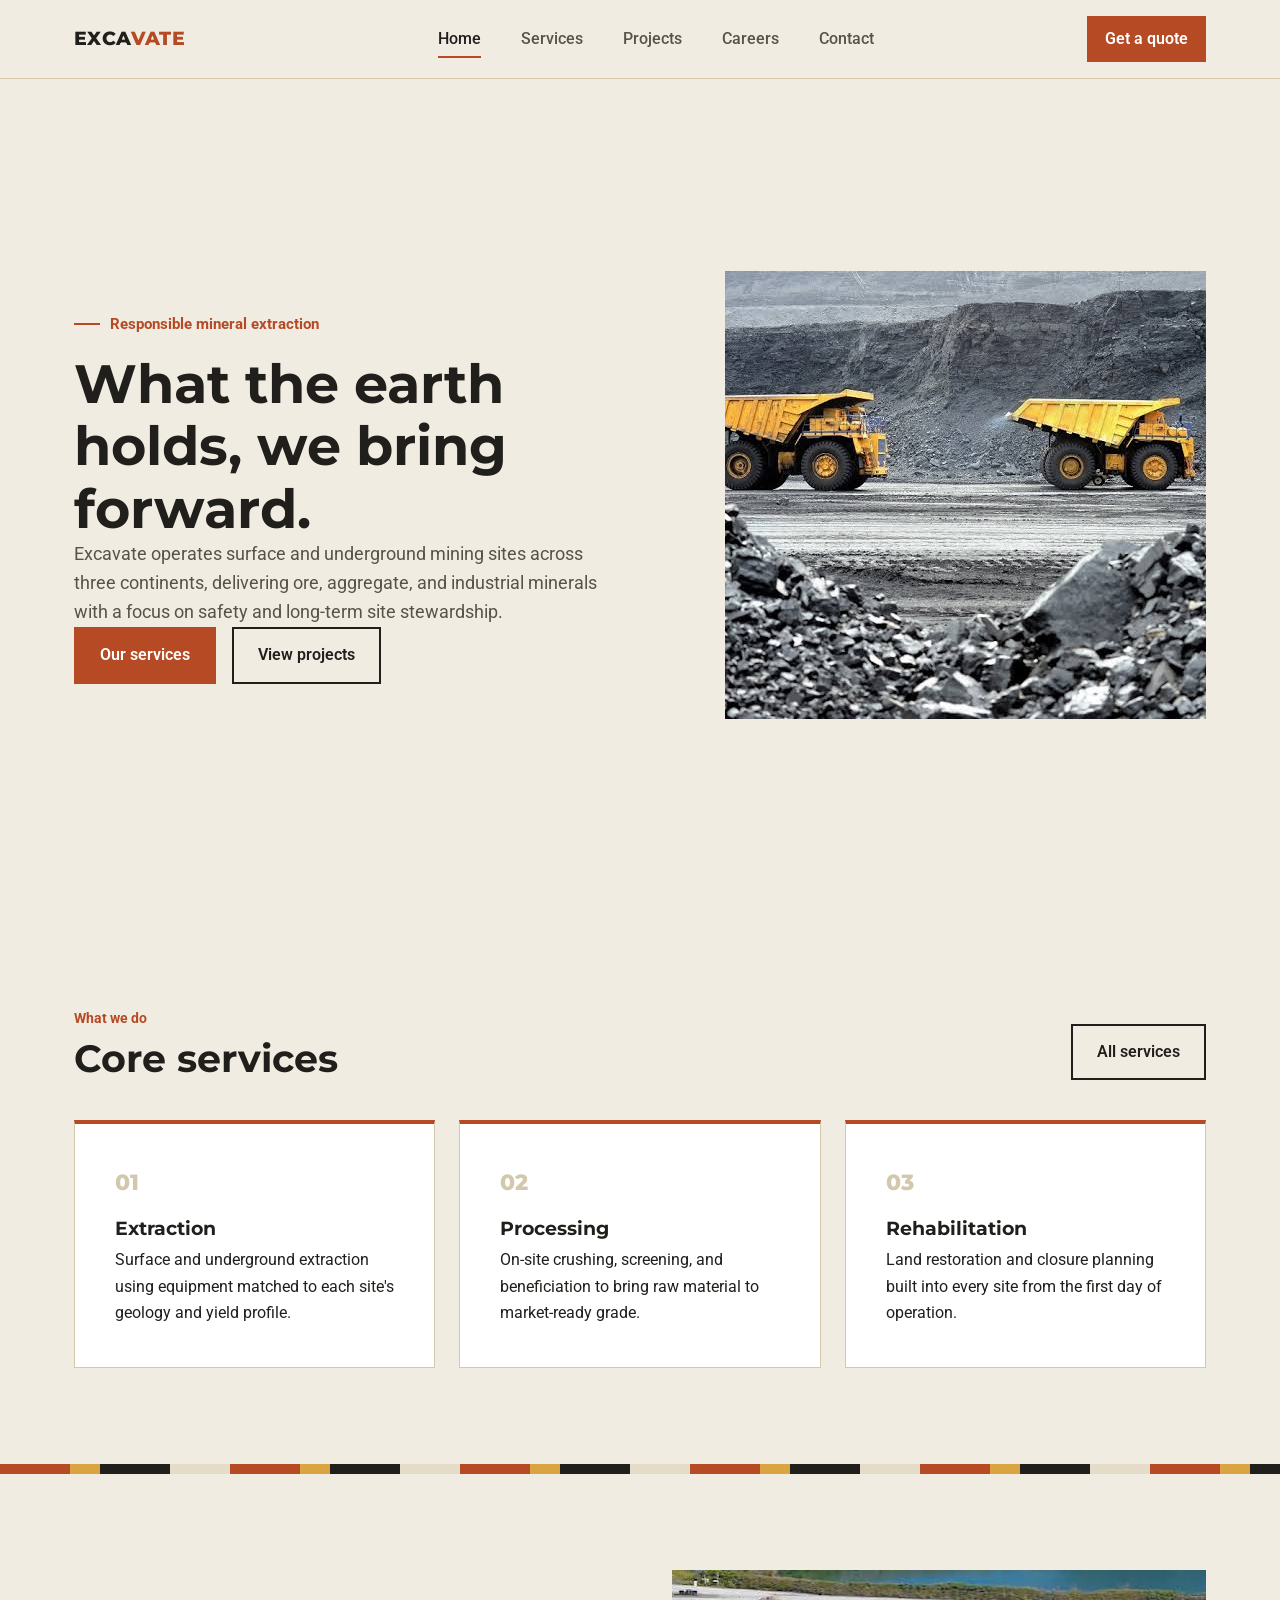
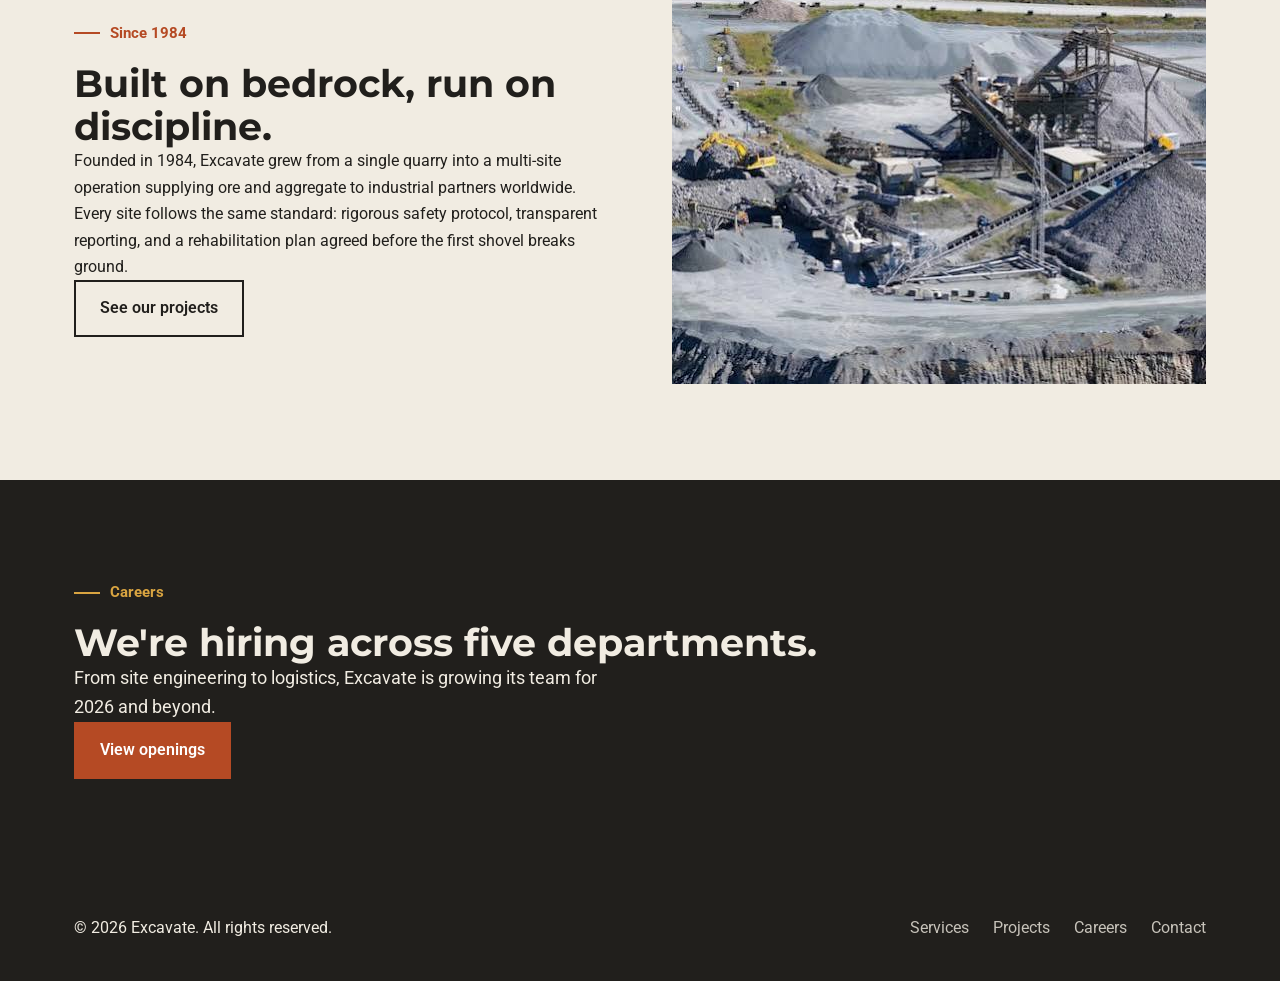
<file: index.html>
<!DOCTYPE html>
<html lang="en">
<head>
  <meta charset="UTF-8">
  <meta name="viewport" content="width=device-width, initial-scale=1.0">
  <title>Excavate — Mining &amp; Mineral Resources</title>
  <meta name="description" content="Excavate operates surface and underground mining sites across three continents, delivering ore, aggregate, and industrial minerals.">
  <meta name="keywords" content="mining, excavation, mineral extraction, coal mining, iron ore, copper, site rehabilitation, heavy equipment, South Africa mining">

  <!-- Google Fonts: Montserrat for headings, Roboto for body copy -->
  <link rel="preconnect" href="https://fonts.googleapis.com">
  <link rel="preconnect" href="https://fonts.gstatic.com" crossorigin>
  <link href="https://fonts.googleapis.com/css2?family=Montserrat:wght@500;600;700;800&family=Roboto:wght@400;500;700&display=swap" rel="stylesheet">

  <!-- Single external stylesheet shared by every page -->
  <link rel="stylesheet" href="./css/styles.css">
  
  <!-- JavaScript for interactivity -->
  <script src="./js/interactivity.js" defer></script>
</head>
<body>

  <!-- NAVIGATION -->
  <header class="site-header">
    <div class="wrap nav">
      <a href="index.html" class="logo">EXCA<span>VATE</span></a>

      <!-- Checkbox-driven menu toggle -->
      <input type="checkbox" id="nav-toggle" class="nav-toggle-input">
      <label for="nav-toggle" class="nav-toggle" aria-label="Open menu">
        <span></span><span></span><span></span>
      </label>

      <ul class="nav-links">
        <li><a href="index.html" aria-current="page">Home</a></li>
        <li><a href="./Pages/Services.html">Services</a></li>
        <li><a href="./Pages/Projects.html">Projects</a></li>
        <li><a href="./Pages/Careers.html">Careers</a></li>
        <li><a href="./Pages/Contact.html">Contact</a></li>
      </ul>
      <a href="./Pages/Contact.html" class="nav-cta">Get a quote</a>
    </div>
  </header>

  <!-- HERO -->
  <section class="hero">
    <div class="wrap">
      <div class="hero-copy">
        <div class="eyebrow">Responsible mineral extraction</div>
        <h1>What the earth holds, we bring forward.</h1>
        <p class="lede">Excavate operates surface and underground mining sites across three continents,
          delivering ore, aggregate, and industrial minerals with a focus on safety and long-term site stewardship.</p>
        <div class="hero-actions btn-group">
          <a href="./Pages/Services.html" class="btn btn-primary">Our services</a>
          <a href="./Pages/Projects.html" class="btn btn-secondary">View projects</a>
        </div>
      </div>

      <div class="hero-media">
        <picture>
          <img src="./assets/truck.jpg"
               srcset="./assets/truck.jpg, ./assets/truck.jpg"
               sizes="(min-width: 900px) 480px, 45vw"
               alt="Two haul trucks moving ore at an open-pit mining site"
               width="684" height="448" loading="lazy">
        </picture>
      </div>
    </div>
  </section>

  <!-- CORE SERVICES -->
  <section id="services">
    <div class="wrap">
      <div class="section-head">
        <div>
          <div class="tag">What we do</div>
          <h2>Core services</h2>
        </div>
        <a href="./Pages/Services.html" class="btn btn-secondary">All services</a>
      </div>
      <div class="grid-3">
        <div class="card">
          <div class="mark">01</div>
          <h3>Extraction</h3>
          <p>Surface and underground extraction using equipment matched to each site's geology and yield profile.</p>
        </div>
        <div class="card">
          <div class="mark">02</div>
          <h3>Processing</h3>
          <p>On-site crushing, screening, and beneficiation to bring raw material to market-ready grade.</p>
        </div>
        <div class="card">
          <div class="mark">03</div>
          <h3>Rehabilitation</h3>
          <p>Land restoration and closure planning built into every site from the first day of operation.</p>
        </div>
      </div>
    </div>
  </section>

  <div class="strata-rule"></div>

  <!-- ABOUT -->
  <section class="split">
    <div class="wrap grid-2">
      <div>
        <div class="eyebrow">Since 1984</div>
        <h2>Built on bedrock, run on discipline.</h2>
        <p>Founded in 1984, Excavate grew from a single quarry into a multi-site operation supplying ore and aggregate to industrial partners worldwide.</p>
        <p>Every site follows the same standard: rigorous safety protocol, transparent reporting, and a rehabilitation plan agreed before the first shovel breaks ground.</p>
        <a href="./Pages/Projects.html" class="btn btn-secondary">See our projects</a>
      </div>
      <div class="hero-media">
        <picture>
          <img src="./assets/mine.jpg"
               srcset="./assets/mine.jpg, ./assets/mine.jpg"
               sizes="(min-width: 900px) 480px, 45vw"
               alt="Aerial view of an on-site crushing and processing plant"
               width="738" height="414" loading="lazy">
        </picture>
      </div>
    </div>
  </section>

  <!-- CAREERS TEASER / CTA -->
  <section class="cta" id="contact">
    <div class="wrap">
      <div class="eyebrow">Careers</div>
      <h2>We're hiring across five departments.</h2>
      <p class="lede">From site engineering to logistics, Excavate is growing its team for 2026 and beyond.</p>
      <a href="./Pages/Careers.html" class="btn btn-primary">View openings</a>
    </div>
  </section>

  <!-- FOOTER -->
  <footer class="site-footer">
    <div class="wrap footer-inner">
      <div>© 2026 Excavate. All rights reserved.</div>
      <ul class="footer-links">
        <li><a href="./Pages/Services.html">Services</a></li>
        <li><a href="./Pages/Projects.html">Projects</a></li>
        <li><a href="./Pages/Careers.html">Careers</a></li>
        <li><a href="./Pages/Contact.html">Contact</a></li>
      </ul>
    </div>
  </footer>

</body>
</html>
</file>
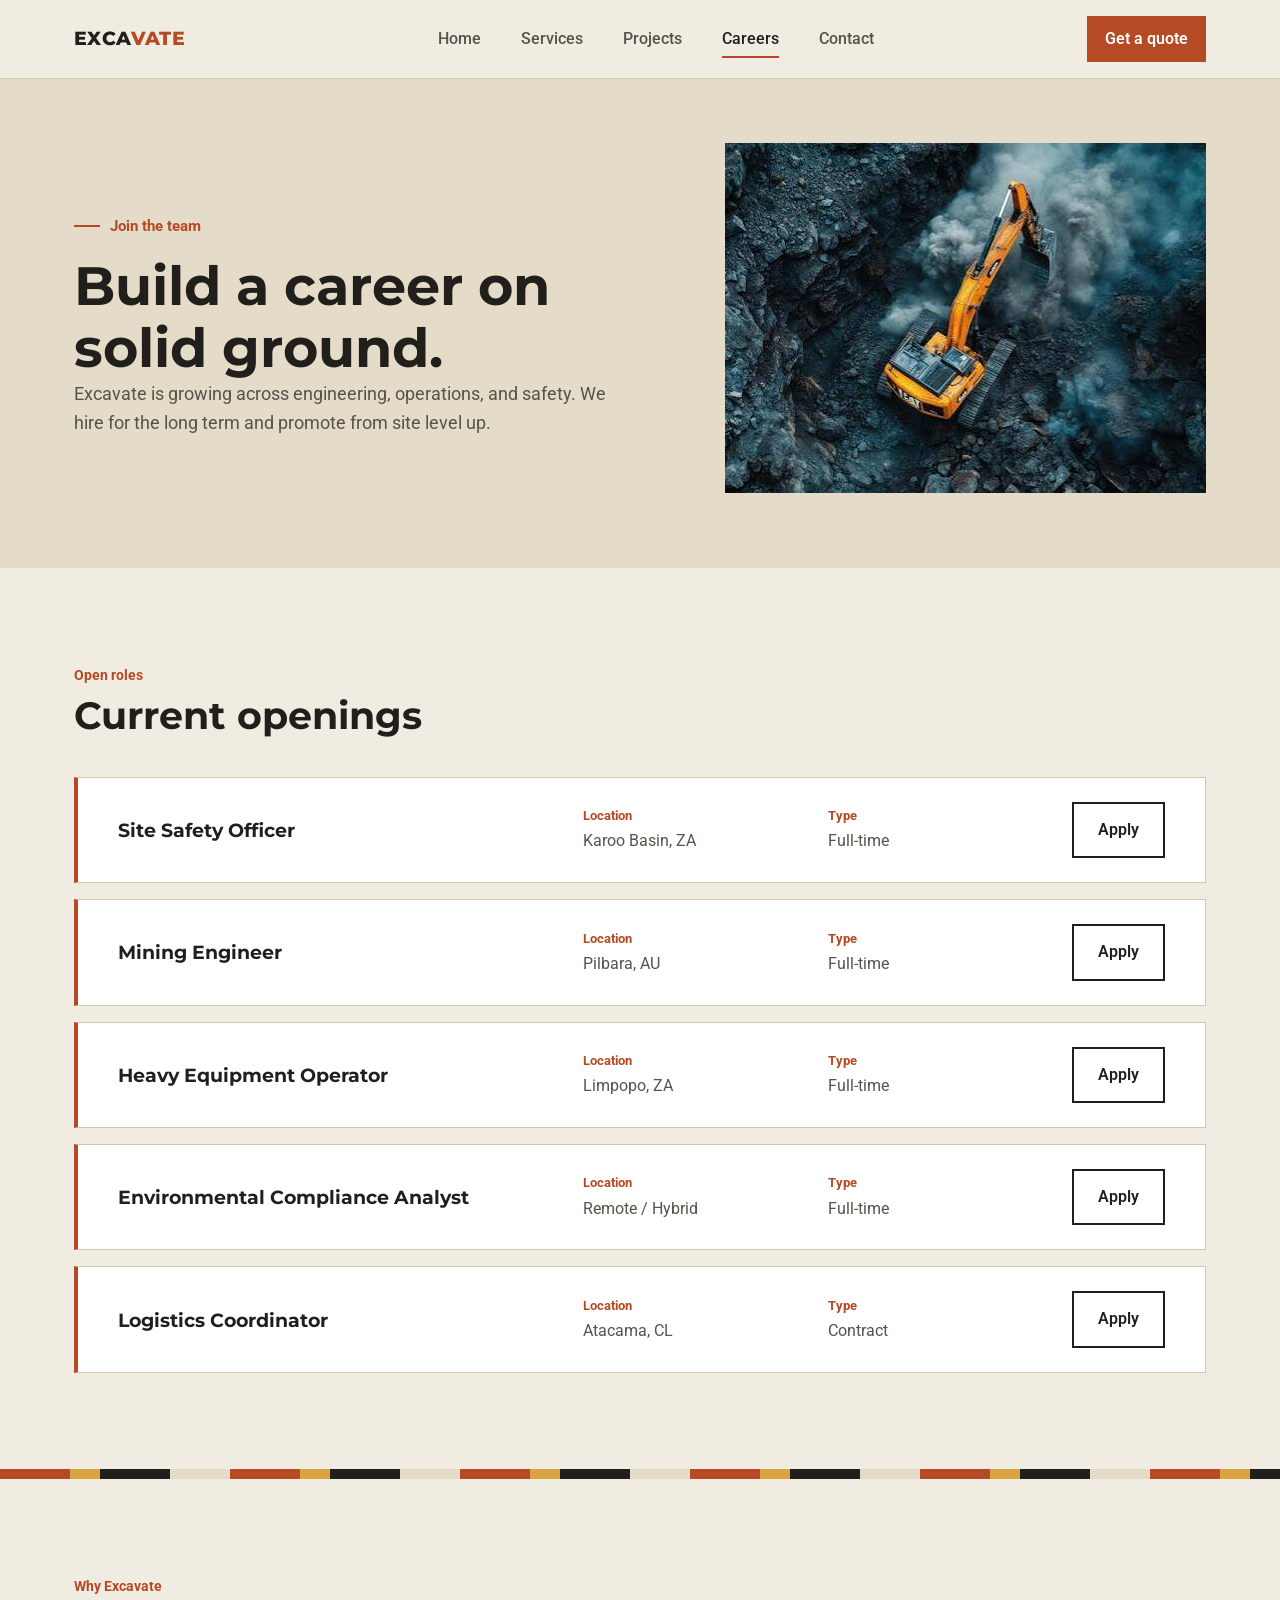
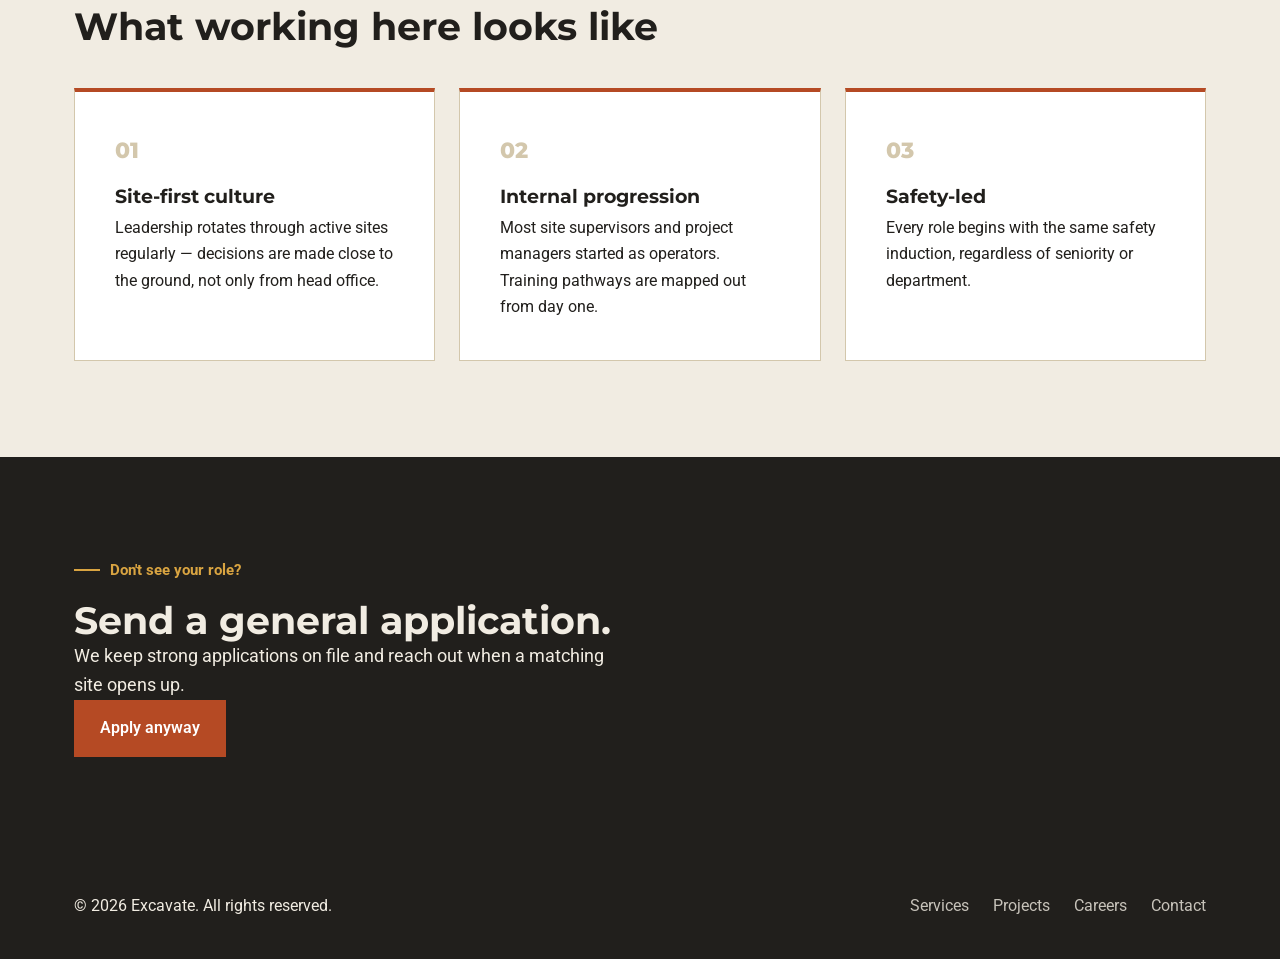
<file: Pages/Careers.html>
<!DOCTYPE html>
<html lang="en">
<head>
  <meta charset="UTF-8">
  <meta name="viewport" content="width=device-width, initial-scale=1.0">
  <title>Careers — Excavate</title>
  <meta name="description" content="Excavate is hiring across engineering, operations, and safety roles at sites on three continents.">
  <meta name="keywords" content="mining jobs, mining careers, site safety officer, mining engineer, heavy equipment operator, environmental compliance, logistics coordinator">

  <link rel="preconnect" href="https://fonts.googleapis.com">
  <link rel="preconnect" href="https://fonts.gstatic.com" crossorigin>
  <link href="https://fonts.googleapis.com/css2?family=Montserrat:wght@500;600;700;800&family=Roboto:wght@400;500;700&display=swap" rel="stylesheet">
  <link rel="stylesheet" href="../css/styles.css">
  
  <!-- JavaScript for interactivity -->
  <script src="../js/interactivity.js" defer></script>
</head>
<body>

  <!-- NAVIGATION -->
  <header class="site-header">
    <div class="wrap nav">
      <a href="../index.html" class="logo">EXCA<span>VATE</span></a>

      <input type="checkbox" id="nav-toggle" class="nav-toggle-input">
      <label for="nav-toggle" class="nav-toggle" aria-label="Open menu">
        <span></span><span></span><span></span>
      </label>

      <ul class="nav-links">
        <li><a href="../index.html">Home</a></li>
        <li><a href="./Services.html">Services</a></li>
        <li><a href="./Projects.html">Projects</a></li>
        <li><a href="./Careers.html" aria-current="page">Careers</a></li>
        <li><a href="./Contact.html">Contact</a></li>
      </ul>
      <a href="./Contact.html" class="nav-cta">Get a quote</a>
    </div>
  </header>

  <!-- PAGE HEADER -->
  <section class="page-header">
    <div class="wrap split-header">
      <div>
        <div class="eyebrow">Join the team</div>
        <h1>Build a career on solid ground.</h1>
        <p class="lede">Excavate is growing across engineering, operations, and safety. We hire for the long term and promote from site level up.</p>
      </div>
      <div class="hero-media">
        <picture>
          <img src="../assets/crane.jpg"
               srcset="../assets/crane.jpg, ../assets/crane.jpg"
               sizes="(min-width: 900px) 480px, 45vw"
               alt="Excavator at work on an active mine site"
               width="624" height="350" loading="lazy">
        </picture>
      </div>
    </div>
  </section>

  <!-- OPEN ROLES -->
  <section>
    <div class="wrap">
      <div class="section-head">
        <div>
          <div class="tag">Open roles</div>
          <h2>Current openings</h2>
        </div>
      </div>
      <div class="job-list">
        <div class="job">
          <h3>Site Safety Officer</h3>
          <div class="field"><span class="k">Location</span>Karoo Basin, ZA</div>
          <div class="field"><span class="k">Type</span>Full-time</div>
          <a href="./Contact.html" class="btn btn-secondary">Apply</a>
        </div>
        <div class="job">
          <h3>Mining Engineer</h3>
          <div class="field"><span class="k">Location</span>Pilbara, AU</div>
          <div class="field"><span class="k">Type</span>Full-time</div>
          <a href="./Contact.html" class="btn btn-secondary">Apply</a>
        </div>
        <div class="job">
          <h3>Heavy Equipment Operator</h3>
          <div class="field"><span class="k">Location</span>Limpopo, ZA</div>
          <div class="field"><span class="k">Type</span>Full-time</div>
          <a href="./Contact.html" class="btn btn-secondary">Apply</a>
        </div>
        <div class="job">
          <h3>Environmental Compliance Analyst</h3>
          <div class="field"><span class="k">Location</span>Remote / Hybrid</div>
          <div class="field"><span class="k">Type</span>Full-time</div>
          <a href="./Contact.html" class="btn btn-secondary">Apply</a>
        </div>
        <div class="job">
          <h3>Logistics Coordinator</h3>
          <div class="field"><span class="k">Location</span>Atacama, CL</div>
          <div class="field"><span class="k">Type</span>Contract</div>
          <a href="./Contact.html" class="btn btn-secondary">Apply</a>
        </div>
      </div>
    </div>
  </section>

  <div class="strata-rule"></div>

  <!-- WHY EXCAVATE -->
  <section>
    <div class="wrap">
      <div class="section-head">
        <div>
          <div class="tag">Why Excavate</div>
          <h2>What working here looks like</h2>
        </div>
      </div>
      <div class="grid-3">
        <div class="card">
          <div class="mark">01</div>
          <h3>Site-first culture</h3>
          <p>Leadership rotates through active sites regularly — decisions are made close to the ground, not only from head office.</p>
        </div>
        <div class="card">
          <div class="mark">02</div>
          <h3>Internal progression</h3>
          <p>Most site supervisors and project managers started as operators. Training pathways are mapped out from day one.</p>
        </div>
        <div class="card">
          <div class="mark">03</div>
          <h3>Safety-led</h3>
          <p>Every role begins with the same safety induction, regardless of seniority or department.</p>
        </div>
      </div>
    </div>
  </section>

  <!-- CTA -->
  <section class="cta">
    <div class="wrap">
      <div class="eyebrow">Don't see your role?</div>
      <h2>Send a general application.</h2>
      <p class="lede">We keep strong applications on file and reach out when a matching site opens up.</p>
      <a href="./Contact.html" class="btn btn-primary">Apply anyway</a>
    </div>
  </section>

  <!-- FOOTER -->
  <footer class="site-footer">
    <div class="wrap footer-inner">
      <div>© 2026 Excavate. All rights reserved.</div>
      <ul class="footer-links">
        <li><a href="./Services.html">Services</a></li>
        <li><a href="./Projects.html">Projects</a></li>
        <li><a href="./Careers.html">Careers</a></li>
        <li><a href="./Contact.html">Contact</a></li>
      </ul>
    </div>
  </footer>

</body>
</html>
</file>
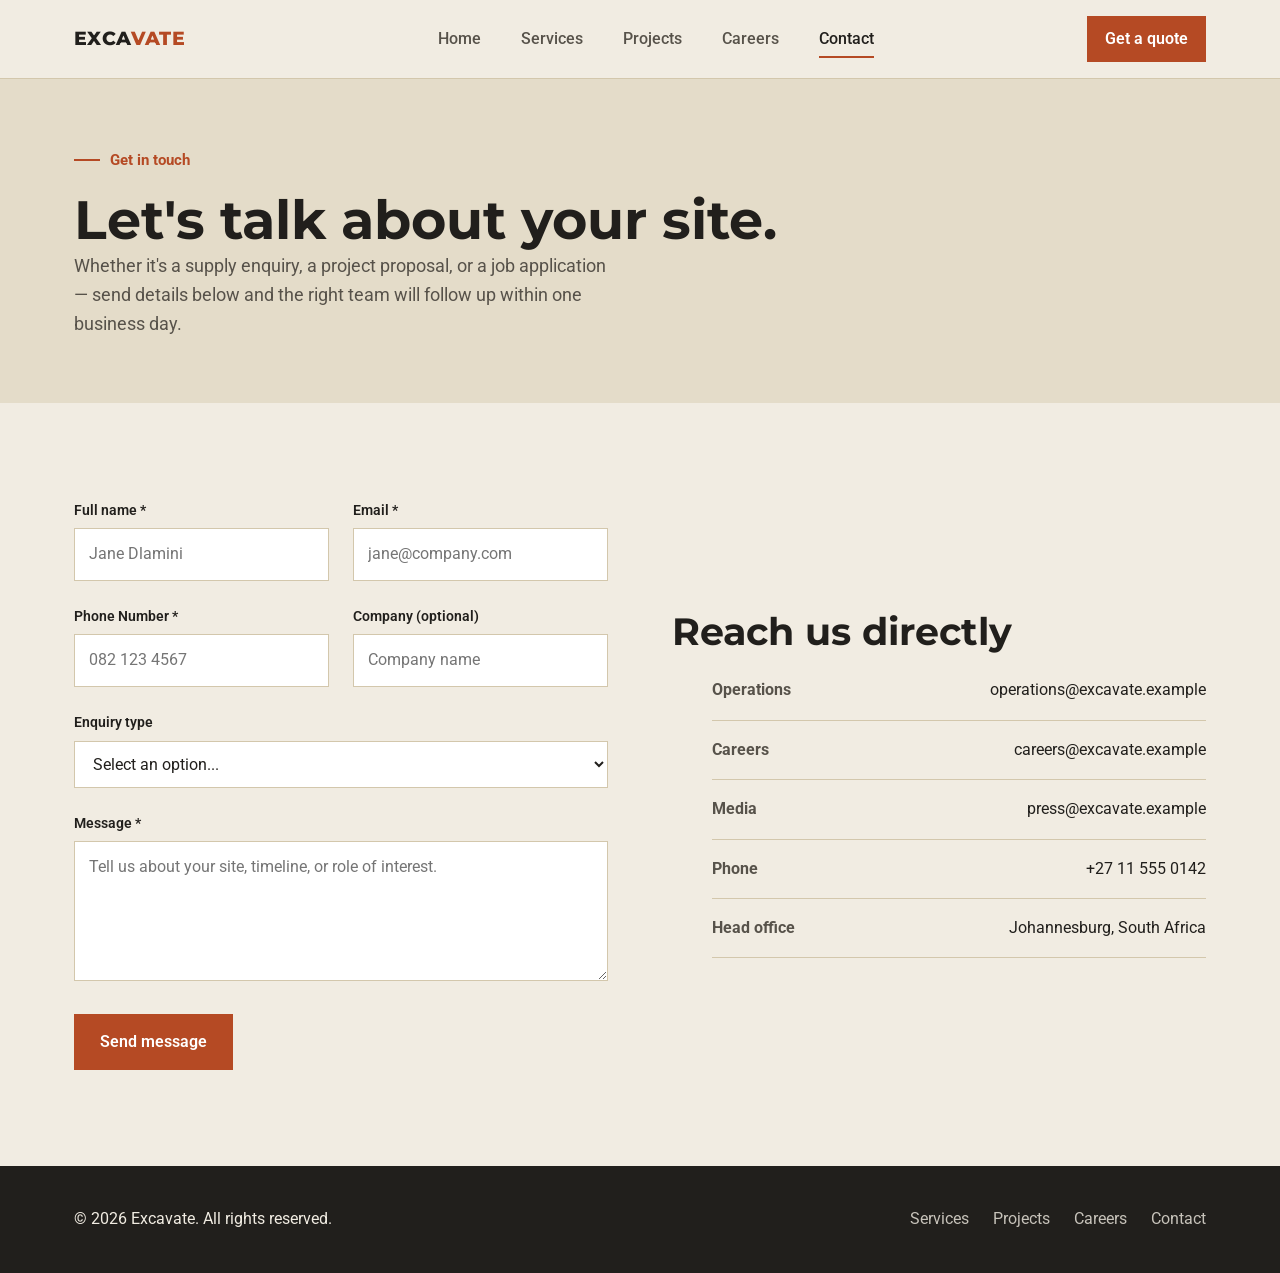
<file: Pages/Contact.html>
<!DOCTYPE html>
<html lang="en">
<head>
  <meta charset="UTF-8">
  <meta name="viewport" content="width=device-width, initial-scale=1.0">
  <title>Contact — Excavate</title>
  <meta name="description" content="Get in touch with Excavate about supply enquiries, project proposals, or careers.">
  <meta name="keywords" content="mining, excavation, mineral extraction, contact mining company, mining careers, supply enquiries, project proposals">

  <link rel="preconnect" href="https://fonts.googleapis.com">
  <link rel="preconnect" href="https://fonts.gstatic.com" crossorigin>
  <link href="https://fonts.googleapis.com/css2?family=Montserrat:wght@500;600;700;800&family=Roboto:wght@400;500;700&display=swap" rel="stylesheet">
  <link rel="stylesheet" href="../css/styles.css">
  
  <!-- JavaScript for interactivity -->
  <script src="../js/interactivity.js" defer></script>
</head>
<body>

  <!-- NAVIGATION -->
  <header class="site-header">
    <div class="wrap nav">
      <a href="../index.html" class="logo">EXCA<span>VATE</span></a>

      <input type="checkbox" id="nav-toggle" class="nav-toggle-input">
      <label for="nav-toggle" class="nav-toggle" aria-label="Open menu">
        <span></span><span></span><span></span>
      </label>

      <ul class="nav-links">
        <li><a href="../index.html">Home</a></li>
        <li><a href="./Services.html">Services</a></li>
        <li><a href="./Projects.html">Projects</a></li>
        <li><a href="./Careers.html">Careers</a></li>
        <li><a href="./Contact.html" aria-current="page">Contact</a></li>
      </ul>
      <a href="./Contact.html" class="nav-cta">Get a quote</a>
    </div>
  </header>

  <!-- PAGE HEADER -->
  <section class="page-header">
    <div class="wrap">
      <div class="eyebrow">Get in touch</div>
      <h1>Let's talk about your site.</h1>
      <p class="lede">Whether it's a supply enquiry, a project proposal, or a job application — send details below and the right team will follow up within one business day.</p>
    </div>
  </section>

  <!-- FORM + DIRECT CONTACT DETAILS -->
  <section>
    <div class="wrap grid-2">
      
      <!-- Form Validation implemented via data-validate attribute and required fields -->
      <form data-validate>
        <div class="form-grid">
          <div>
            <label for="name">Full name *</label>
            <input id="name" name="name" type="text" placeholder="Jane Dlamini" required>
          </div>
          <div>
            <label for="email">Email *</label>
            <input id="email" name="email" type="email" placeholder="jane@company.com" required>
          </div>
          <div>
            <label for="phone">Phone Number *</label>
            <input id="phone" name="phone" type="tel" placeholder="082 123 4567" required>
          </div>
          <div>
            <label for="company">Company (optional)</label>
            <input id="company" name="company" type="text" placeholder="Company name">
          </div>
          <div class="full">
            <label for="topic">Enquiry type</label>
            <select id="topic" name="topic" required>
              <option value="">Select an option...</option>
              <option>Supply &amp; sourcing</option>
              <option>Project proposal</option>
              <option>Careers</option>
              <option>Media &amp; press</option>
              <option>Other</option>
            </select>
          </div>
          <div class="full">
            <label for="message">Message *</label>
            <textarea id="message" name="message" placeholder="Tell us about your site, timeline, or role of interest." required></textarea>
          </div>
          <div class="full">
            <button type="submit" class="btn btn-primary">Send message</button>
          </div>
        </div>
      </form>

      <div>
        <h2 style="margin-bottom: var(--space-3);">Reach us directly</h2>
        <ul class="info-list">
          <li><span class="k">Operations</span><span>operations@excavate.example</span></li>
          <li><span class="k">Careers</span><span>careers@excavate.example</span></li>
          <li><span class="k">Media</span><span>press@excavate.example</span></li>
          <li><span class="k">Phone</span><span>+27 11 555 0142</span></li>
          <li><span class="k">Head office</span><span>Johannesburg, South Africa</span></li>
        </ul>
      </div>
    </div>
  </section>

  <!-- FOOTER -->
  <footer class="site-footer">
    <div class="wrap footer-inner">
      <div>© 2026 Excavate. All rights reserved.</div>
      <ul class="footer-links">
        <li><a href="./Services.html">Services</a></li>
        <li><a href="./Projects.html">Projects</a></li>
        <li><a href="./Careers.html">Careers</a></li>
        <li><a href="./Contact.html">Contact</a></li>
      </ul>
    </div>
  </footer>

</body>
</html>
</file>
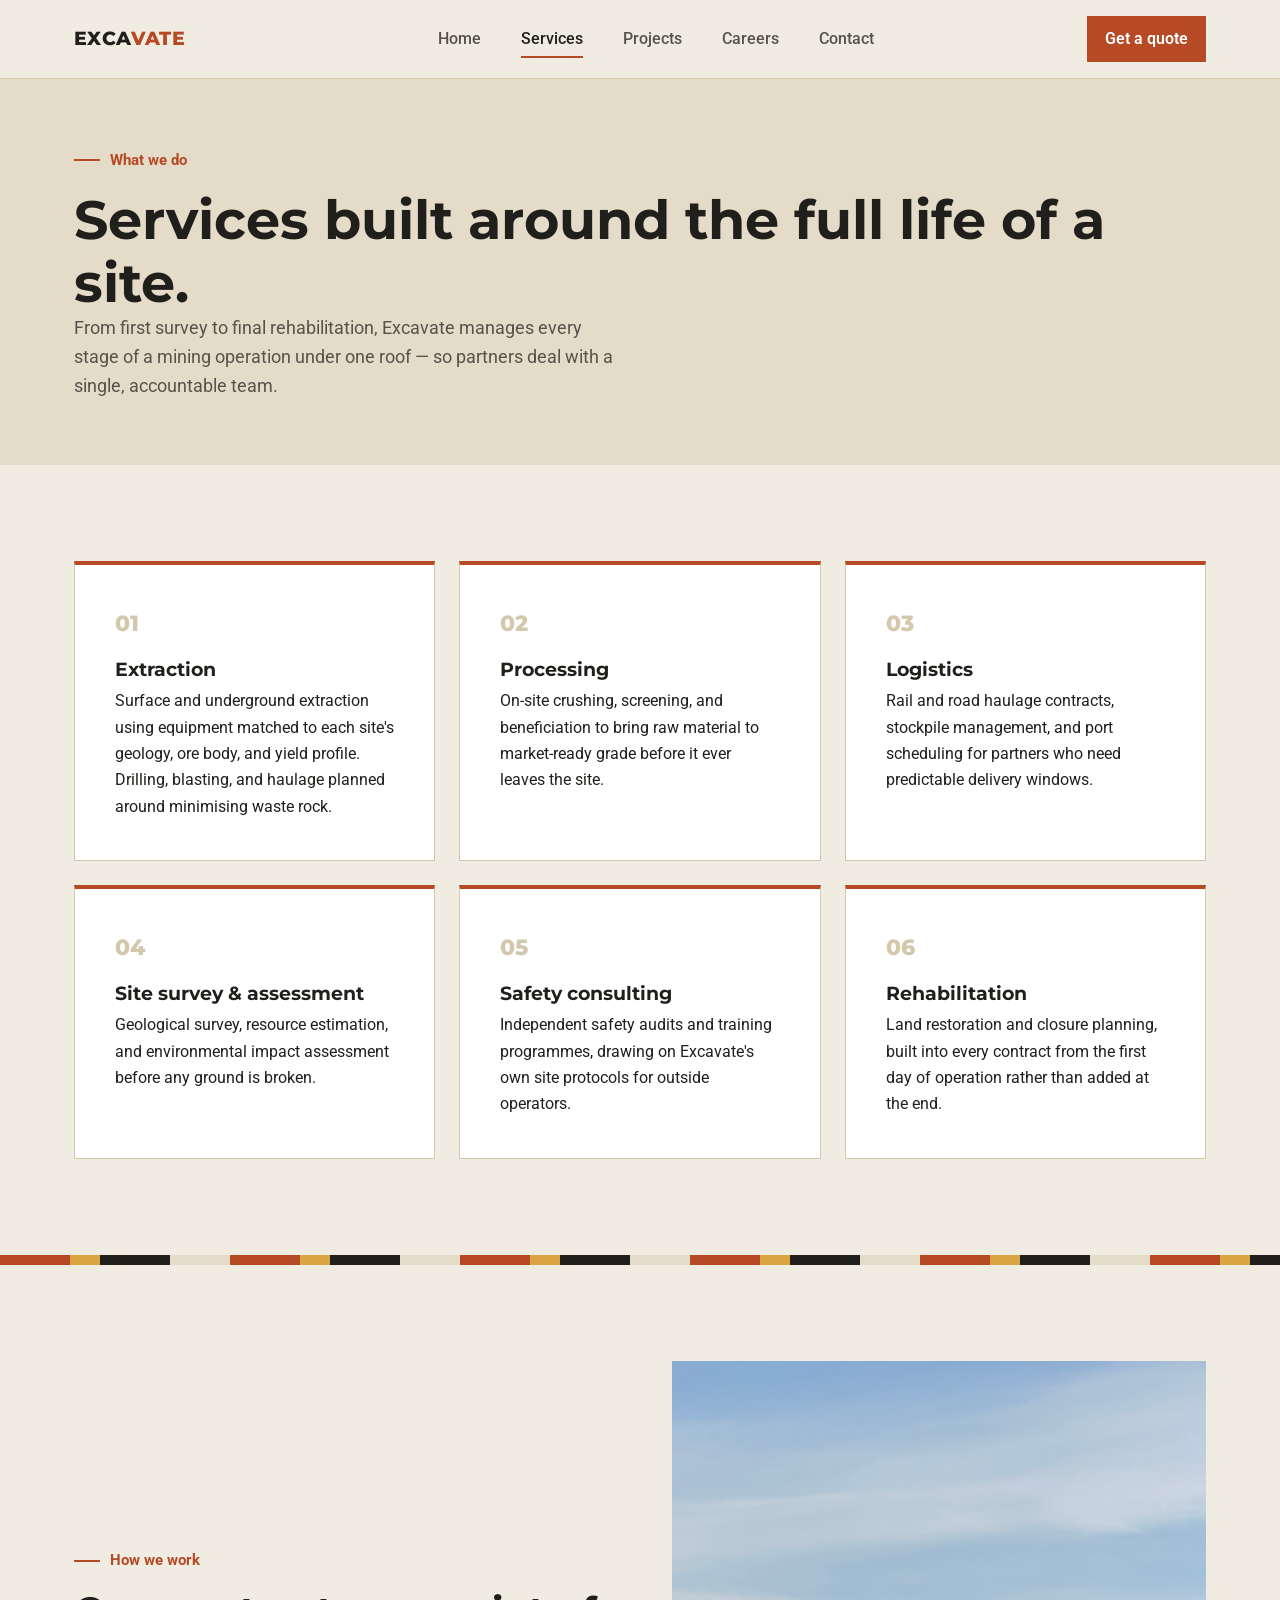
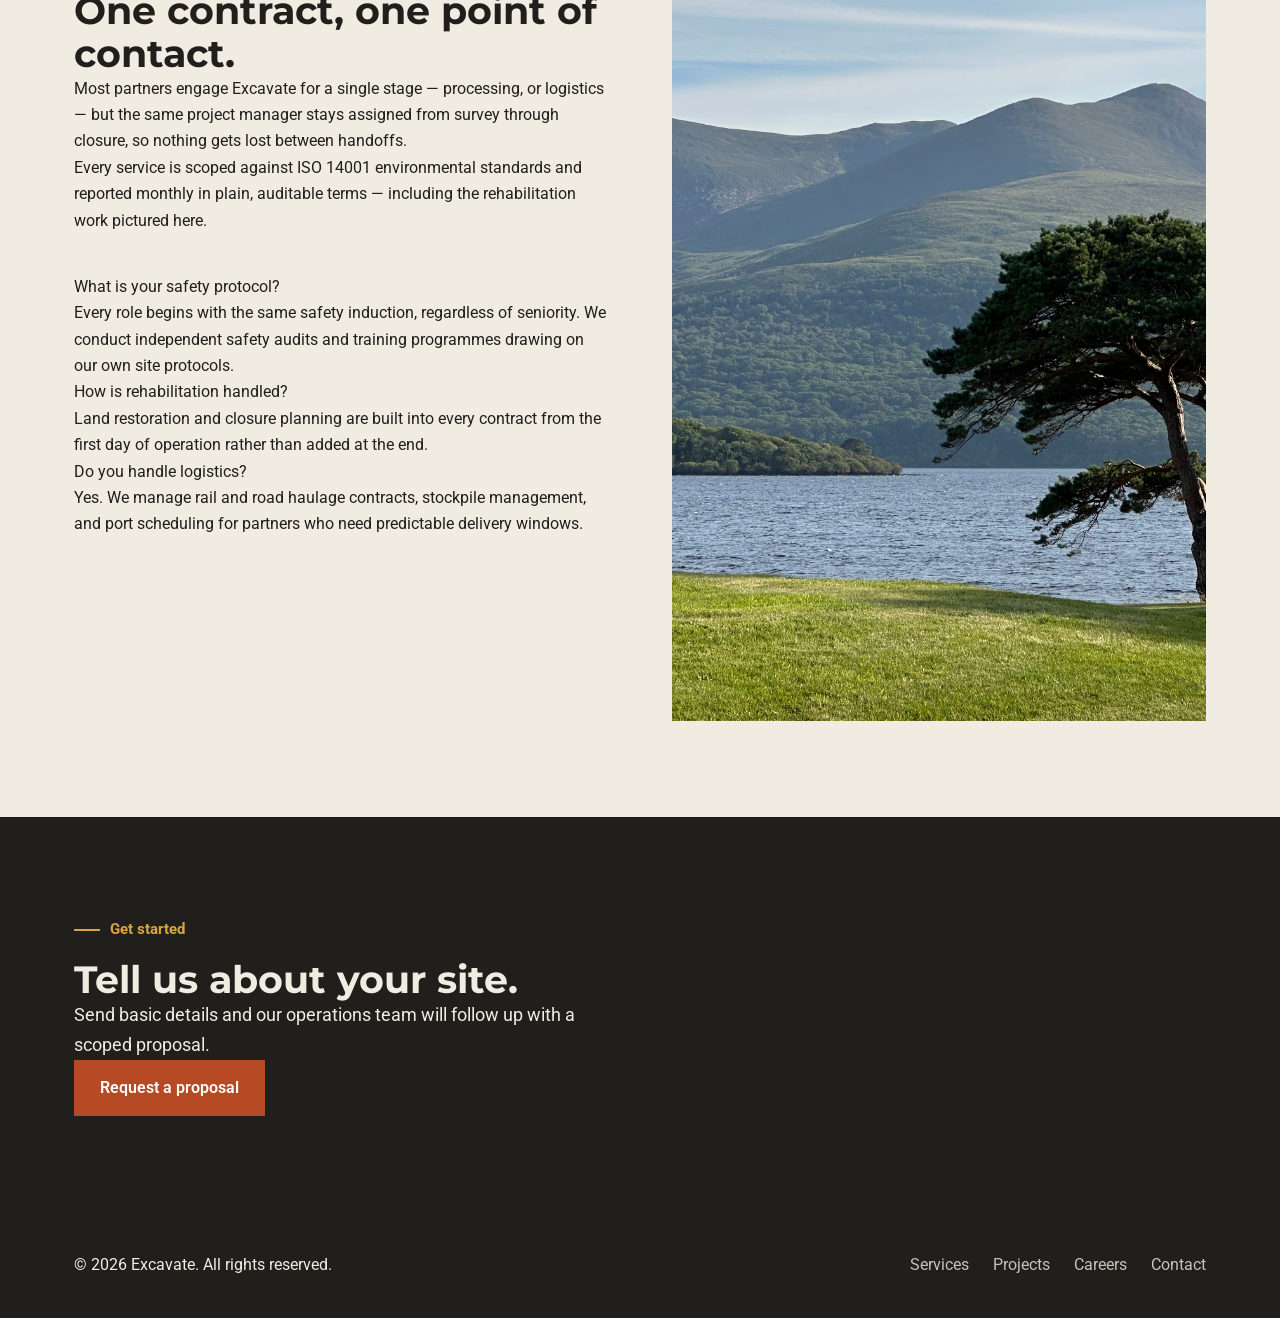
<file: Pages/Services.html>
<!DOCTYPE html>
<html lang="en">
<head>
  <meta charset="UTF-8">
  <meta name="viewport" content="width=device-width, initial-scale=1.0">
  <title>Services — Excavate</title>
  <meta name="description" content="From first survey to final rehabilitation, Excavate manages every stage of a mining operation under one roof.">
  <meta name="keywords" content="mining services, extraction, processing, logistics, site survey, safety consulting, land rehabilitation, ISO 14001">

  <link rel="preconnect" href="https://fonts.googleapis.com">
  <link rel="preconnect" href="https://fonts.gstatic.com" crossorigin>
  <link href="https://fonts.googleapis.com/css2?family=Montserrat:wght@500;600;700;800&family=Roboto:wght@400;500;700&display=swap" rel="stylesheet">
  <link rel="stylesheet" href="../css/styles.css">
  
  <!-- JavaScript for interactivity -->
  <script src="../js/interactivity.js" defer></script>
</head>
<body>

  <!-- NAVIGATION -->
  <header class="site-header">
    <div class="wrap nav">
      <a href="../index.html" class="logo">EXCA<span>VATE</span></a>

      <input type="checkbox" id="nav-toggle" class="nav-toggle-input">
      <label for="nav-toggle" class="nav-toggle" aria-label="Open menu">
        <span></span><span></span><span></span>
      </label>

      <ul class="nav-links">
        <li><a href="../index.html">Home</a></li>
        <li><a href="./Services.html" aria-current="page">Services</a></li>
        <li><a href="./Projects.html">Projects</a></li>
        <li><a href="./Careers.html">Careers</a></li>
        <li><a href="./Contact.html">Contact</a></li>
      </ul>
      <a href="./Contact.html" class="nav-cta">Get a quote</a>
    </div>
  </header>

  <!-- PAGE HEADER -->
  <section class="page-header">
    <div class="wrap">
      <div class="eyebrow">What we do</div>
      <h1>Services built around the full life of a site.</h1>
      <p class="lede">From first survey to final rehabilitation, Excavate manages every stage of a mining operation under one roof — so partners deal with a single, accountable team.</p>
    </div>
  </section>

  <!-- SERVICE CARDS -->
  <section>
    <div class="wrap">
      <div class="grid-3">
        <div class="card">
          <div class="mark">01</div>
          <h3>Extraction</h3>
          <p>Surface and underground extraction using equipment matched to each site's geology, ore body, and yield profile. Drilling, blasting, and haulage planned around minimising waste rock.</p>
        </div>
        <div class="card">
          <div class="mark">02</div>
          <h3>Processing</h3>
          <p>On-site crushing, screening, and beneficiation to bring raw material to market-ready grade before it ever leaves the site.</p>
        </div>
        <div class="card">
          <div class="mark">03</div>
          <h3>Logistics</h3>
          <p>Rail and road haulage contracts, stockpile management, and port scheduling for partners who need predictable delivery windows.</p>
        </div>
        <div class="card">
          <div class="mark">04</div>
          <h3>Site survey &amp; assessment</h3>
          <p>Geological survey, resource estimation, and environmental impact assessment before any ground is broken.</p>
        </div>
        <div class="card">
          <div class="mark">05</div>
          <h3>Safety consulting</h3>
          <p>Independent safety audits and training programmes, drawing on Excavate's own site protocols for outside operators.</p>
        </div>
        <div class="card">
          <div class="mark">06</div>
          <h3>Rehabilitation</h3>
          <p>Land restoration and closure planning, built into every contract from the first day of operation rather than added at the end.</p>
        </div>
      </div>
    </div>
  </section>

  <div class="strata-rule"></div>

  <!-- HOW WE WORK / ACCORDION -->
  <section class="split">
    <div class="wrap grid-2">
      <div>
        <div class="eyebrow">How we work</div>
        <h2>One contract, one point of contact.</h2>
        <p>Most partners engage Excavate for a single stage — processing, or logistics — but the same project manager stays assigned from survey through closure, so nothing gets lost between handoffs.</p>
        <p>Every service is scoped against ISO 14001 environmental standards and reported monthly in plain, auditable terms — including the rehabilitation work pictured here.</p>
        
        <!-- Accordion Component -->
        <div style="margin-top: var(--space-4);">
          <div class="accordion-item">
            <div class="accordion-header">What is your safety protocol?</div>
            <div class="accordion-content">
              <p>Every role begins with the same safety induction, regardless of seniority. We conduct independent safety audits and training programmes drawing on our own site protocols.</p>
            </div>
          </div>
          <div class="accordion-item">
            <div class="accordion-header">How is rehabilitation handled?</div>
            <div class="accordion-content">
              <p>Land restoration and closure planning are built into every contract from the first day of operation rather than added at the end.</p>
            </div>
          </div>
          <div class="accordion-item">
            <div class="accordion-header">Do you handle logistics?</div>
            <div class="accordion-content">
              <p>Yes. We manage rail and road haulage contracts, stockpile management, and port scheduling for partners who need predictable delivery windows.</p>
            </div>
          </div>
        </div>

      </div>
      <div class="hero-media">
        <picture>
          <img src="../assets/scenery.jpg"
               srcset="../assets/scenery.jpg, ../assets/scenery.jpg, ../assets/scenery.jpg"
               sizes="(min-width: 900px) 480px, 90vw"
               alt="Former mine site restored to natural grassland and woodland"
               width="1280" height="960" loading="lazy">
        </picture>
      </div>
    </div>
  </section>

  <!-- CTA -->
  <section class="cta">
    <div class="wrap">
      <div class="eyebrow">Get started</div>
      <h2>Tell us about your site.</h2>
      <p class="lede">Send basic details and our operations team will follow up with a scoped proposal.</p>
      <a href="./Contact.html" class="btn btn-primary">Request a proposal</a>
    </div>
  </section>

  <!-- FOOTER -->
  <footer class="site-footer">
    <div class="wrap footer-inner">
      <div>© 2026 Excavate. All rights reserved.</div>
      <ul class="footer-links">
        <li><a href="./Services.html">Services</a></li>
        <li><a href="./Projects.html">Projects</a></li>
        <li><a href="./Careers.html">Careers</a></li>
        <li><a href="./Contact.html">Contact</a></li>
      </ul>
    </div>
  </footer>

</body>
</html>
</file>
<file: css/styles.css>
:root {
  /* colour */
  --ink: #211f1c;          /* near-black warm charcoal — primary text */
  --ink-soft: #57524a;     /* secondary text on light backgrounds */
  --paper: #f1ece2;        /* warm quarry-stone background */
  --paper-dark: #e4dcc9;   /* alternate section background / card fill */
  --line: #d3c7ac;         /* hairline borders */
  --rust: #b54a24;         /* oxide accent — primary action colour */
  --rust-dark: #8f3a1b;    /* hover state for rust */
  --amber: #d9a441;        /* safety-amber — small highlights, focus ring */
  --white: #ffffff;

  /* type */
  --font-head: "Montserrat", "Segoe UI", sans-serif;
  --font-body: "Roboto", "Segoe UI", sans-serif;

  /* layout */
  --wrap-width: 1180px;
  --space-1: 8px;
  --space-2: 16px;
  --space-3: 24px;
  --space-4: 40px;
  --space-5: 64px;
  --space-6: 96px;
  --radius: 2px; 
}

*,
*::before,
*::after {
  box-sizing: border-box;
}

* {
  margin: 0;
}

html {
  -webkit-text-size-adjust: 100%;
  scroll-behavior: smooth;
}

body {
  min-height: 100vh;
  background: var(--paper);
  color: var(--ink);
  font-family: var(--font-body);
  line-height: 1.65;
  -webkit-font-smoothing: antialiased;
}

img,
picture,
svg {
  max-width: 100%;
  display: block;
}

input,
button,
textarea,
select {
  font: inherit;
  color: inherit;
}

a {
  color: inherit;
}

ul {
  list-style: none;
}

/* -------------------------------------------------------------
   BASE TYPOGRAPHY
   ------------------------------------------------------------- */
h1, h2, h3, h4 {
  font-family: var(--font-head);
  font-weight: 700;
  line-height: 1.15;
  color: var(--ink);
}

h1 { font-size: clamp(2.1rem, 1.3rem + 3.2vw, 3.4rem); }
h2 { font-size: clamp(1.6rem, 1.1rem + 1.8vw, 2.35rem); }
h3 { font-size: 1.2rem; }

p {
  max-width: 62ch;
}

.lede {
  font-size: 1.1rem;
  color: var(--ink-soft);
  max-width: 54ch;
}

/* -------------------------------------------------------------
   4. LAYOUT UTILITIES
   ------------------------------------------------------------- */
.wrap {
  max-width: var(--wrap-width);
  margin-inline: auto;
  padding-inline: var(--space-3);
}

section {
  padding-block: var(--space-6);
}

.grid-3 {
  display: grid;
  grid-template-columns: repeat(3, 1fr);
  gap: var(--space-3);
}

.grid-2 {
  display: grid;
  grid-template-columns: 1fr 1fr;
  gap: var(--space-5);
  align-items: center;
}

.btn-group {
  display: flex;
  flex-wrap: wrap;
  gap: var(--space-2);
}

/* ------ HEADER & NAVIGATION ------- */
.site-header {
  position: sticky;
  top: 0;
  z-index: 50;
  background: var(--paper);
  border-bottom: 1px solid var(--line);
}

.nav {
  display: flex;
  align-items: center;
  justify-content: space-between;
  gap: var(--space-3);
  padding-block: var(--space-2);
  position: relative;
}

.logo {
  font-family: var(--font-head);
  font-weight: 800;
  font-size: 1.2rem;
  letter-spacing: 0.02em;
  text-decoration: none;
  color: var(--ink);
  white-space: nowrap;
}

.logo span {
  color: var(--rust);
}

.nav-links {
  display: flex;
  gap: var(--space-4);
  flex: 1;
  justify-content: center;
}

.nav-links a {
  text-decoration: none;
  font-weight: 500;
  color: var(--ink-soft);
  padding-block: var(--space-1);
  border-bottom: 2px solid transparent;
  transition: color 0.15s ease, border-color 0.15s ease;
}

.nav-links a:hover,
.nav-links a:focus-visible {
  color: var(--rust);
}

.nav-links a[aria-current="page"] {
  color: var(--ink);
  border-bottom-color: var(--rust);
}

.nav-cta {
  text-decoration: none;
  font-weight: 600;
  background: var(--rust);
  color: var(--white);
  padding: 10px 18px;
  white-space: nowrap;
  transition: background-color 0.15s ease;
}

.nav-cta:hover,
.nav-cta:focus-visible {
  background: var(--rust-dark);
}

/* mobile nav toggle — hidden on desktop */
.nav-toggle-input {
  display: none;
}

.nav-toggle {
  display: none;
  flex-direction: column;
  justify-content: center;
  gap: 5px;
  width: 32px;
  height: 32px;
  cursor: pointer;
}

.nav-toggle span {
  display: block;
  height: 2px;
  background: var(--ink);
  transition: transform 0.2s ease, opacity 0.2s ease;
}

/* ----------- BUTTONS ---------- */
.btn {
  display: inline-flex;
  align-items: center;
  justify-content: center;
  padding: 13px 24px;
  font-weight: 600;
  text-decoration: none;
  border: 2px solid transparent;
  cursor: pointer;
  transition: background-color 0.18s ease, color 0.18s ease,
    border-color 0.18s ease, transform 0.12s ease;
}

.btn-primary {
  background: var(--rust);
  color: var(--white);
}

.btn-primary:hover {
  background: var(--rust-dark);
}

.btn-primary:active {
  transform: translateY(1px);
}

.btn-secondary {
  border-color: var(--ink);
  color: var(--ink);
  background: transparent;
}

.btn-secondary:hover {
  background: var(--ink);
  color: var(--paper);
  border-color: var(--ink);
}

/* -----HERO ------ */
.hero .wrap {
  display: grid;
  grid-template-columns: 1.1fr 0.9fr;
  gap: var(--space-5);
  align-items: center;
  padding-block: var(--space-6);
}

.hero-media picture,
.hero-media img {
  width: 100%;
  aspect-ratio: 4 / 3;
  object-fit: cover;
}

/* --------SECTION HEAD ---------- */
.eyebrow {
  display: inline-flex;
  align-items: center;
  gap: 10px;
  color: var(--rust);
  font-weight: 700;
  font-size: 0.95rem;
  margin-bottom: var(--space-2);
}

.eyebrow::before {
  content: "";
  width: 26px;
  height: 2px;
  background: var(--rust);
  display: inline-block;
}

.tag {
  color: var(--rust);
  font-weight: 700;
  font-size: 0.9rem;
  margin-bottom: 6px;
}

.section-head {
  display: flex;
  justify-content: space-between;
  align-items: flex-end;
  gap: var(--space-3);
  margin-bottom: var(--space-4);
  flex-wrap: wrap;
}

/* ---------- CARDS ----------- */
.card {
  background: var(--white);
  border: 1px solid var(--line);
  border-top: 4px solid var(--rust);
  padding: var(--space-4);
  transition: transform 0.18s ease, box-shadow 0.18s ease;
}

.card:hover {
  transform: translateY(-4px);
  box-shadow: 0 16px 28px -18px rgba(33, 31, 28, 0.45);
}

.card .mark {
  font-family: var(--font-head);
  font-weight: 800;
  color: var(--line);
  font-size: 1.4rem;
  margin-bottom: var(--space-2);
}

.card h3 {
  margin-bottom: var(--space-1);
}

/* ------RULE------------ */
.strata-rule {
  height: 10px;
  background: repeating-linear-gradient(
    90deg,
    var(--rust) 0 70px,
    var(--amber) 70px 100px,
    var(--ink) 100px 170px,
    var(--paper-dark) 170px 230px
  );
}

/* -------------------------------------------------------------
   11. CTA BAND
   ------------------------------------------------------------- */
.cta {
  background: var(--ink);
  color: var(--paper);
}

.cta .eyebrow,
.cta h2,
.cta .lede {
  color: var(--paper);
}

.cta .eyebrow {
  color: var(--amber);
}

.cta .eyebrow::before {
  background: var(--amber);
}

/* -------------------------------------------------------------
   12. INNER PAGE HEADER
   ------------------------------------------------------------- */
.page-header {
  background: var(--paper-dark);
  padding-block: var(--space-5);
}

.page-header .wrap.split-header {
  display: grid;
  grid-template-columns: 1.1fr 0.9fr;
  gap: var(--space-5);
  align-items: center;
}

/* -------------------------------------------------------------
   13. CAREERS — JOB LIST
   ------------------------------------------------------------- */
.job-list {
  display: grid;
  gap: var(--space-2);
}

.job {
  display: grid;
  grid-template-columns: 2fr 1fr 1fr auto;
  gap: var(--space-3);
  align-items: center;
  background: var(--white);
  border: 1px solid var(--line);
  border-left: 4px solid var(--rust);
  padding: var(--space-3) var(--space-4);
}

.job .field {
  color: var(--ink-soft);
}

.job .k {
  display: block;
  font-size: 0.8rem;
  font-weight: 700;
  color: var(--rust);
  margin-bottom: 2px;
}

/* -------------------------------------------------------------
   14. PROJECTS — META TAGS
   ------------------------------------------------------------- */
.meta {
  display: flex;
  flex-wrap: wrap;
  gap: var(--space-1);
  margin-top: var(--space-2);
}

.meta span {
  background: var(--paper-dark);
  border: 1px solid var(--line);
  padding: 4px 10px;
  font-size: 0.82rem;
  font-weight: 600;
  color: var(--ink-soft);
}

/* -------------------------------------------------------------
   15. CONTACT FORM
   ------------------------------------------------------------- */
.form-grid {
  display: grid;
  grid-template-columns: 1fr 1fr;
  gap: var(--space-3);
}

.form-grid .full {
  grid-column: 1 / -1;
}

.form-grid label {
  display: block;
  font-weight: 600;
  font-size: 0.9rem;
  margin-bottom: 6px;
}

.form-grid input,
.form-grid select,
.form-grid textarea {
  width: 100%;
  padding: 12px 14px;
  border: 1px solid var(--line);
  background: var(--white);
  transition: border-color 0.15s ease, box-shadow 0.15s ease;
}

.form-grid textarea {
  min-height: 140px;
  resize: vertical;
}

.form-grid input:focus-visible,
.form-grid select:focus-visible,
.form-grid textarea:focus-visible {
  outline: none;
  border-color: var(--rust);
  box-shadow: 0 0 0 3px rgba(181, 74, 36, 0.18);
}

.info-list {
  display: grid;
  gap: var(--space-2);
}

.info-list li {
  display: flex;
  justify-content: space-between;
  gap: var(--space-2);
  border-bottom: 1px solid var(--line);
  padding-bottom: var(--space-2);
}

.info-list .k {
  font-weight: 700;
  color: var(--ink-soft);
}

/* -------------------------------------------------------------
   16. FOOTER
   ------------------------------------------------------------- */
.site-footer {
  background: var(--ink);
  color: var(--paper);
  padding-block: var(--space-4);
}

.footer-inner {
  display: flex;
  justify-content: space-between;
  align-items: center;
  flex-wrap: wrap;
  gap: var(--space-2);
}

.footer-inner .logo,
.footer-inner .logo span {
  color: var(--paper);
}

.footer-links {
  display: flex;
  gap: var(--space-3);
}

.footer-links a {
  text-decoration: none;
  color: var(--paper);
  opacity: 0.8;
  transition: opacity 0.15s ease;
}

.footer-links a:hover,
.footer-links a:focus-visible {
  opacity: 1;
}

/* -------------------------------------------------------------
   17. ACCESSIBILITY HELPERS
   Visible keyboard focus everywhere, on top of the specific
   focus-visible rules set above for form controls and links.
   ------------------------------------------------------------- */
a:focus-visible,
button:focus-visible,
.nav-toggle:focus-visible {
  outline: 3px solid var(--amber);
  outline-offset: 2px;
}

/* -------------------------------------------------------------
   18. RESPONSIVE — TABLET (≤ 900px)
   ------------------------------------------------------------- */
@media (max-width: 900px) {
  .grid-3 {
    grid-template-columns: repeat(2, 1fr);
  }

  .hero .wrap,
  .page-header .wrap.split-header {
    grid-template-columns: 1fr;
  }

  .hero-media {
    order: -1;
  }

  .hero-media picture,
  .hero-media img {
    aspect-ratio: 16 / 9;
  }

  .job {
    grid-template-columns: 1fr 1fr;
  }

  .job .btn {
    grid-column: 1 / -1;
  }
}

/* -------------------------------------------------------------
   19. RESPONSIVE — MOBILE (≤ 600px)
   Navigation collapses into a checkbox-driven dropdown; grids
   drop to a single column; type scale settles at its smallest
   clamp value automatically.
   ------------------------------------------------------------- */
@media (max-width: 600px) {
  section {
    padding-block: var(--space-5);
  }

  .grid-3,
  .grid-2,
  .form-grid {
    grid-template-columns: 1fr;
  }

  .form-grid .full {
    grid-column: 1;
  }

  .nav-toggle {
    display: flex;
  }

  .nav-links,
  .nav-cta {
    display: none;
  }

  .nav-links {
    position: absolute;
    top: 100%;
    left: 0;
    right: 0;
    flex-direction: column;
    gap: 0;
    background: var(--paper);
    border-bottom: 1px solid var(--line);
    max-height: 0;
    overflow: hidden;
    transition: max-height 0.25s ease;
  }

  .nav-links a {
    display: block;
    padding: var(--space-2) var(--space-3);
    border-bottom: 1px solid var(--line);
  }

  .nav-toggle-input:checked ~ .nav-links {
    max-height: 320px;
    display: flex;
  }

  .nav-toggle-input:checked ~ .nav-toggle span:nth-child(1) {
    transform: translateY(7px) rotate(45deg);
  }

  .nav-toggle-input:checked ~ .nav-toggle span:nth-child(2) {
    opacity: 0;
  }

  .nav-toggle-input:checked ~ .nav-toggle span:nth-child(3) {
    transform: translateY(-7px) rotate(-45deg);
  }

  .job {
    grid-template-columns: 1fr;
    text-align: left;
  }

  .info-list li {
    flex-direction: column;
    gap: 2px;
  }
}

/* -------------------------------------------------------------
   20. REDUCED MOTION
   ------------------------------------------------------------- */
@media (prefers-reduced-motion: reduce) {
  html {
    scroll-behavior: auto;
  }

  * {
    transition-duration: 0.001ms !important;
    animation-duration: 0.001ms !important;
  }

  /* Final Additions for Part 3 */

/* Form Error States */
input.error, textarea.error, select.error {
  border-color: var(--rust) !important;
  background-color: #fff5f5;
}

/* Lightbox Modal */
#lightbox {
  display: none;
  position: fixed;
  z-index: 1000;
  left: 0;
  top: 0;
  width: 100%;
  height: 100%;
  background-color: rgba(0, 0, 0, 0.9);
  align-items: center;
  justify-content: center;
}

.lightbox-content {
  position: relative;
  max-width: 90%;
  max-height: 90%;
}

.lightbox-content img {
  width: 100%;
  height: auto;
  max-height: 85vh;
  object-fit: contain;
  border: 3px solid var(--paper);
}

.lightbox-close {
  position: absolute;
  top: -30px;
  right: -10px;
  color: var(--white);
  font-size: 2.5rem;
  font-weight: bold;
  cursor: pointer;
  transition: color 0.2s;
}

.lightbox-close:hover {
  color: var(--rust);
}

/* Accordion */
.accordion-item {
  border: 1px solid var(--line);
  margin-bottom: var(--space-2);
  background: var(--white);
}

.accordion-header {
  background: var(--paper-dark);
  padding: var(--space-3);
  cursor: pointer;
  font-weight: 700;
  display: flex;
  justify-content: space-between;
  align-items: center;
  transition: background 0.2s;
}

.accordion-header:hover, .accordion-header.active {
  background: var(--line);
}

.accordion-header::after {
  content: '+';
  font-size: 1.5rem;
  color: var(--rust);
}

.accordion-header.active::after {
  content: '−';
}

.accordion-content {
  max-height: 0;
  overflow: hidden;
  transition: max-height 0.3s ease-out;
  padding: 0 var(--space-3);
}

.accordion-content p {
  padding-top: var(--space-2);
  padding-bottom: var(--space-2);
}

/* Gallery Grid */
.gallery-grid {
  display: grid;
  grid-template-columns: repeat(auto-fill, minmax(250px, 1fr));
  gap: var(--space-2);
  margin-top: var(--space-3);
}

.gallery-item img {
  width: 100%;
  height: 200px;
  object-fit: cover;
  transition: transform 0.3s ease;
}

.gallery-item img:hover {
  transform: scale(1.05);
}

/* Search and Filter Controls */
.filter-controls {
  display: flex;
  gap: var(--space-2);
  margin-bottom: var(--space-4);
  flex-wrap: wrap;
}

.filter-controls input, .filter-controls select {
  padding: 10px;
  border: 1px solid var(--line);
  flex: 1;
  min-width: 200px;
}
}
</file>
